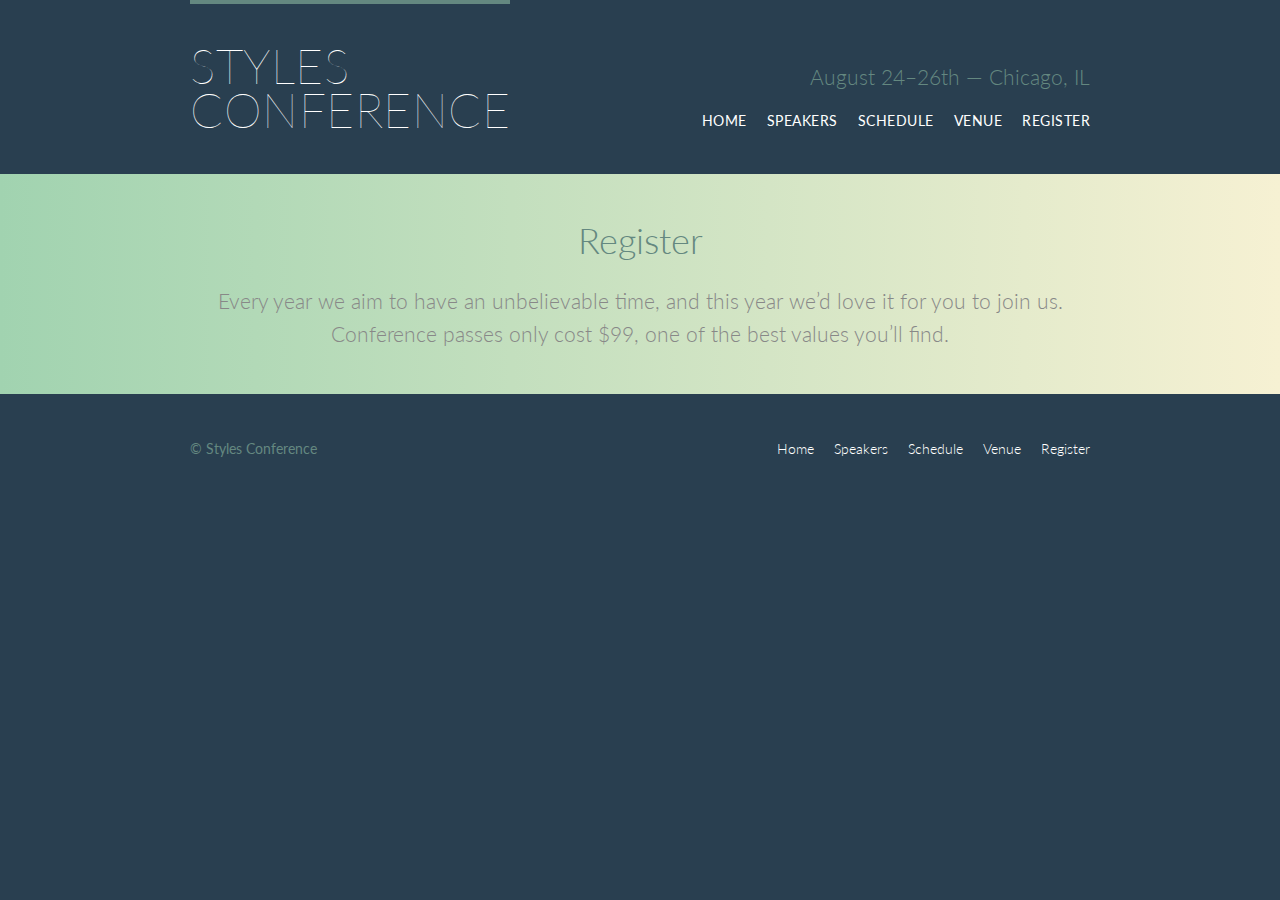
<file: register.html>
<!DOCTYPE html>
<html lang="en">

  <head>
    <meta charset="utf-8">
    <title>Register - Styles Conference</title>
    <link rel="stylesheet" href="assets/stylesheets/main.css">
    <link rel="stylesheet" href="http://fonts.googleapis.com/css?family=Lato:100,300,400">
  </head>

  <body>

    <!-- Header -->

    <header class="primary-header container group">

      <h1 class="logo">
        <a href="index.html">Styles <br> Conference</a>
      </h1>

      <h3 class="tagline">August 24&ndash;26th &mdash; Chicago, IL</h3>

      <nav class="nav primary-nav">
        <ul>
          <li><a href="index.html">Home</a></li><!--
          --><li><a href="speakers.html">Speakers</a></li><!--
          --><li><a href="schedule.html">Schedule</a></li><!--
          --><li><a href="venue.html">Venue</a></li><!--
          --><li><a href="register.html">Register</a></li>
        </ul>
      </nav>

    </header>

    <!-- Lead -->

    <section class="row-alt">
      <div class="lead container">

        <h1>Register</h1>

        <p>Every year we aim to have an unbelievable time, and this year we&#8217;d love it for you to join us. Conference passes only cost $99, one of the best values you&#8217;ll find.</p>

      </div>
    </section>

    <!-- Footer -->

    <footer class="primary-footer container group">

      <small>&copy; Styles Conference</small>

      <nav class="nav">
        <ul>
          <li><a href="index.html">Home</a></li><!--
          --><li><a href="speakers.html">Speakers</a></li><!--
          --><li><a href="schedule.html">Schedule</a></li><!--
          --><li><a href="venue.html">Venue</a></li><!--
          --><li><a href="register.html">Register</a></li>
        </ul>
      </nav>

    </footer>

  </body>
</html>
</file>
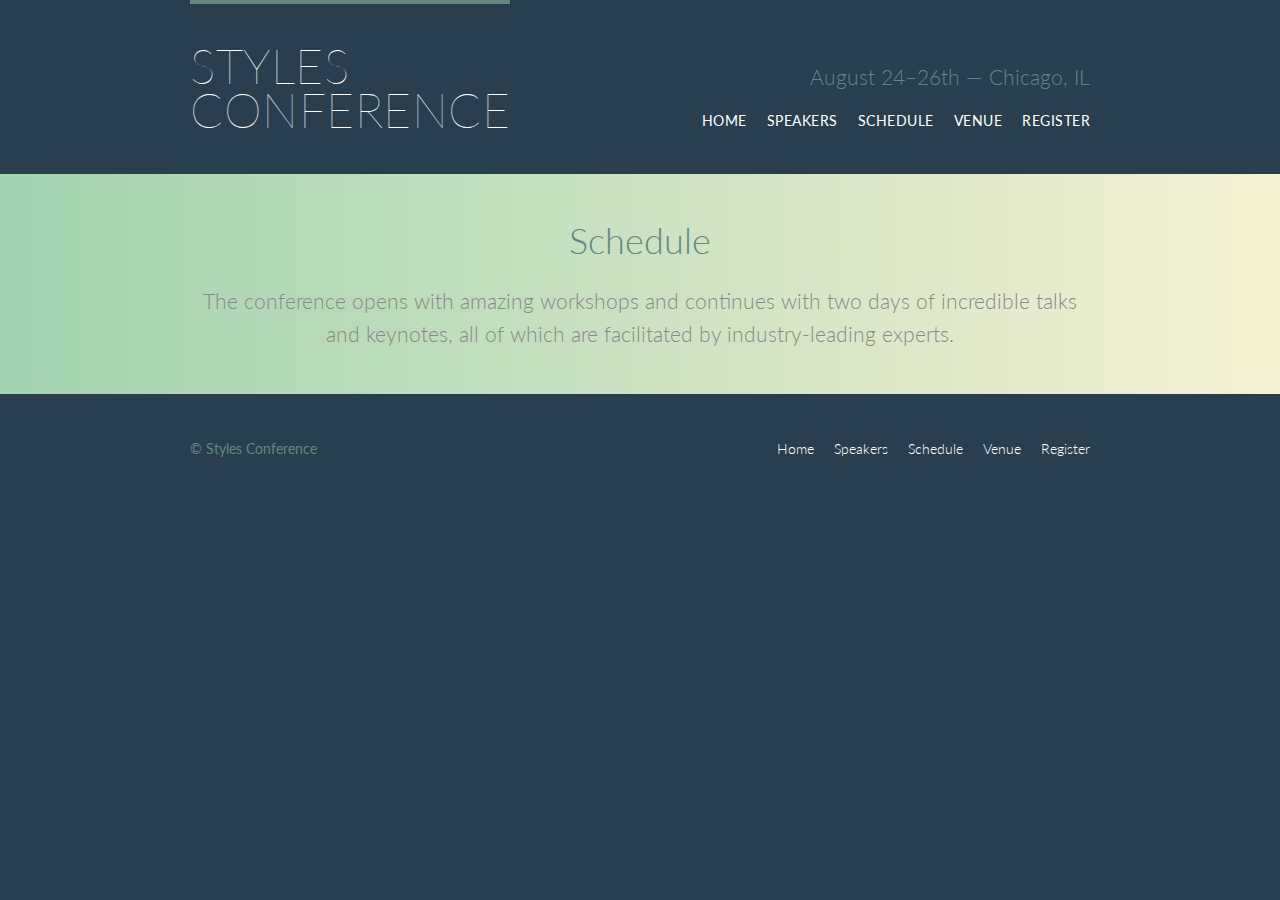
<file: schedule.html>
<!DOCTYPE html>
<html lang="en">

  <head>
    <meta charset="utf-8">
    <title>Schedule - Styles Conference</title>
    <link rel="stylesheet" href="assets/stylesheets/main.css">
    <link rel="stylesheet" href="http://fonts.googleapis.com/css?family=Lato:100,300,400">
  </head>

  <body>

    <!-- Header -->

    <header class="primary-header container group">

      <h1 class="logo">
        <a href="index.html">Styles <br> Conference</a>
      </h1>

      <h3 class="tagline">August 24&ndash;26th &mdash; Chicago, IL</h3>

      <nav class="nav primary-nav">
        <ul>
          <li><a href="index.html">Home</a></li><!--
          --><li><a href="speakers.html">Speakers</a></li><!--
          --><li><a href="schedule.html">Schedule</a></li><!--
          --><li><a href="venue.html">Venue</a></li><!--
          --><li><a href="register.html">Register</a></li>
        </ul>
      </nav>

    </header>

    <!-- Lead -->

    <section class="row-alt">
      <div class="lead container">

        <h1>Schedule</h1>

        <p>The conference opens with amazing workshops and continues with two days of incredible talks and keynotes, all of which are facilitated by industry-leading experts.</p>

      </div>
    </section>

    <!-- Footer -->

    <footer class="primary-footer container group">

      <small>&copy; Styles Conference</small>

      <nav class="nav">
        <ul>
          <li><a href="index.html">Home</a></li><!--
          --><li><a href="speakers.html">Speakers</a></li><!--
          --><li><a href="schedule.html">Schedule</a></li><!--
          --><li><a href="venue.html">Venue</a></li><!--
          --><li><a href="register.html">Register</a></li>
        </ul>
      </nav>

    </footer>

  </body>
</html>
</file>
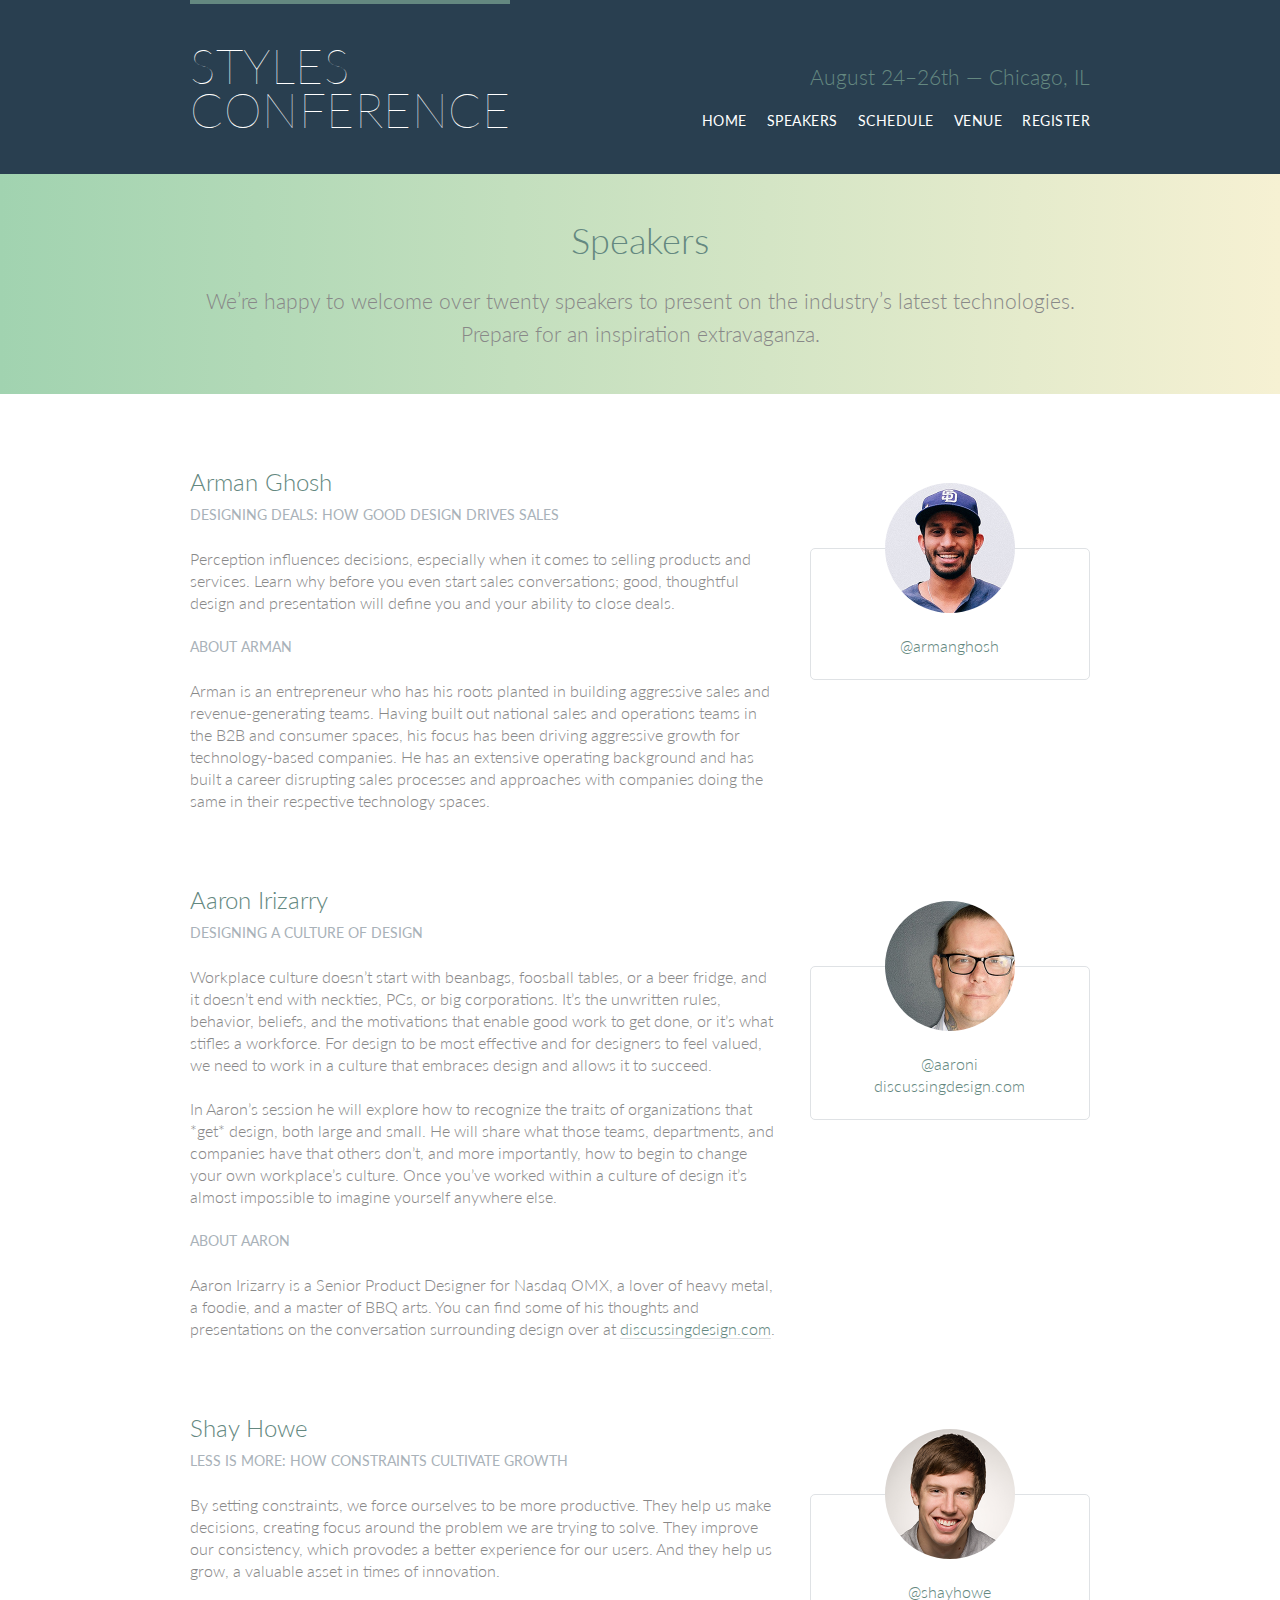
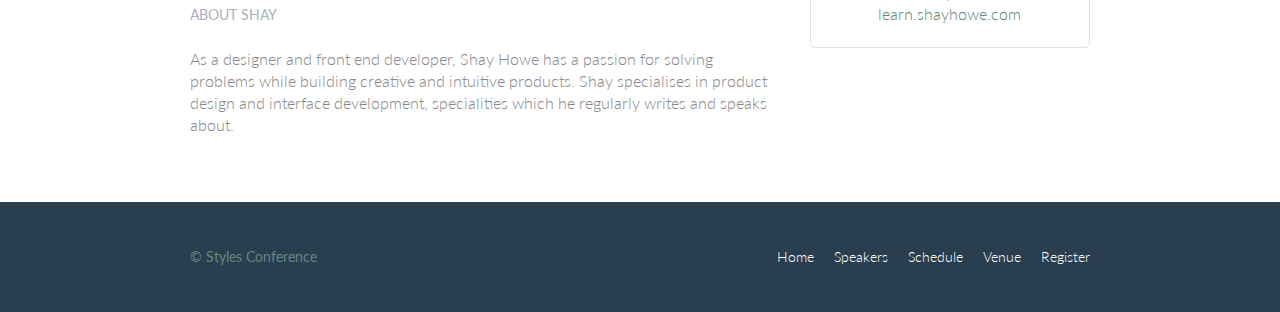
<file: speakers.html>
<!DOCTYPE html>
<html lang="en">

  <head>
    <meta charset="utf-8">
    <title>Speakers - Styles Conference</title>
    <link rel="stylesheet" href="assets/stylesheets/main.css">
    <link rel="stylesheet" href="http://fonts.googleapis.com/css?family=Lato:100,300,400">
  </head>

  <body>

    <!-- Header -->

    <header class="primary-header container group">

      <h1 class="logo">
        <a href="index.html">Styles <br> Conference</a>
      </h1>

      <h3 class="tagline">August 24&ndash;26th &mdash; Chicago, IL</h3>

      <nav class="nav primary-nav">
        <ul>
          <li><a href="index.html">Home</a></li><!--
          --><li><a href="speakers.html">Speakers</a></li><!--
          --><li><a href="schedule.html">Schedule</a></li><!--
          --><li><a href="venue.html">Venue</a></li><!--
          --><li><a href="register.html">Register</a></li>
        </ul>
      </nav>

    </header>

    <!-- Lead -->

    <section class="row-alt">
      <div class="lead container">

        <h1>Speakers</h1>

        <p>We&#8217;re happy to welcome over twenty speakers to present on the industry&#8217;s latest technologies. Prepare for an inspiration extravaganza.</p>

      </div>
    </section>
    <section class="row">
      <div class="grid">
        <section class="speaker" id="arman-ghosh">
          <div class="col-2-3">
            <h2>Arman Ghosh</h2>
            <h5>Designing Deals: How Good Design Drives Sales</h5>
            <p>Perception influences decisions, especially when it comes to selling products and services. Learn why before you even start sales conversations; good, thoughtful design and presentation will define you and your ability to close deals.</p>
            <h5>About Arman</h5>
            <p>Arman is an entrepreneur who has his roots planted in building aggressive sales and revenue-generating teams. Having built out national sales and operations teams in the B2B and consumer spaces, his focus has been driving aggressive growth for technology-based companies. He has an extensive operating background and has built a career disrupting sales processes and approaches with companies doing the same in their respective technology spaces.</p>
          </div><aside class="col-1-3">
            <div class="speaker-info">
              <img src="assets/Images/speakers/arman-ghosh.jpg">
              <ul>
                <li><a href="https://twitter.com/armanghosh">@armanghosh</a></li>
              </ul>
            </div>
          </aside>
        </section>
        <section class="speaker" id="aaron-irizarry">
          <div class="col-2-3">
            <h2>Aaron Irizarry</h2>
            <h5>Designing a Culture of Design</h5>
            <p>Workplace culture doesn&#8217;t start with beanbags, foosball tables, or a beer fridge, and it doesn&#8217;t end with neckties, PCs, or big corporations. It&#8217;s the unwritten rules, behavior, beliefs, and the motivations that enable good work to get done, or it&#8217;s what stifles a workforce. For design to be most effective and for designers to feel valued, we need to work in a culture that embraces design and allows it to succeed.</p>
            <p>In Aaron&#8217;s session he will explore how to recognize the traits of organizations that *get* design, both large and small. He will share what those teams, departments, and companies have that others don&#8217;t, and more importantly, how to begin to change your own workplace&#8217;s culture. Once you&#8217;ve worked within a culture of design it&#8217;s almost impossible to imagine yourself anywhere else.</p>
            <h5>About Aaron</h5>
            <p>Aaron Irizarry is a Senior Product Designer for Nasdaq OMX, a lover of heavy metal, a foodie, and a master of BBQ arts. You can find some of his thoughts and presentations on the conversation surrounding design over at <a href="http://www.discussingdesign.com/">discussingdesign.com</a>.</p>
          </div><aside class="col-1-3">
            <div class="speaker-info">
             <img src="assets/Images/speakers/aaron-irizarry.jpg">
              <ul>
                <li><a href="https://twitter.com/aaroni">@aaroni</a></li>
                <li><a href="http://www.discussingdesign.com/">discussingdesign.com</a></li>
              </ul>
            </div>
          </aside>
        </section>

          <section id="shay-howe">
            <div class="col-2-3">
              <h2>Shay Howe</h2>
              <h5>Less Is More: How Constraints Cultivate Growth</h5>
              <p>By setting constraints, we force ourselves to be more productive. They help us make decisions, creating focus around the problem we are trying to solve. They improve our consistency, which provodes a better experience for our users. And they help us grow, a valuable asset in times of innovation.</p>
              <h5>About Shay</h5>
              <p>As a designer and front end developer, Shay Howe has a passion for solving problems while building creative and intuitive products. Shay specialises in product design and interface development, specialities which he regularly writes and speaks about.</p>
            </div><!---
            ---><aside class="col-1-3">
                <div class="speaker-info">
                  <img src="assets/Images/speakers/shay-howe.jpg">
                  <ul>
                    <li><a href="https://twitter.com/shayhowe">@shayhowe</a></li>
                    <li><a href="https://learn.shayhowe.com">learn.shayhowe.com</a></li>
                  </ul>
                </div>
            </aside>
          </section>
      </div>
    </section>

    <!-- Footer -->

    <footer class="primary-footer container group">

      <small>&copy; Styles Conference</small>

      <nav class="nav">
        <ul>
          <li><a href="index.html">Home</a></li><!--
          --><li><a href="speakers.html">Speakers</a></li><!--
          --><li><a href="schedule.html">Schedule</a></li><!--
          --><li><a href="venue.html">Venue</a></li><!--
          --><li><a href="register.html">Register</a></li>
        </ul>
      </nav>

    </footer>

  </body>
</html>
</file>
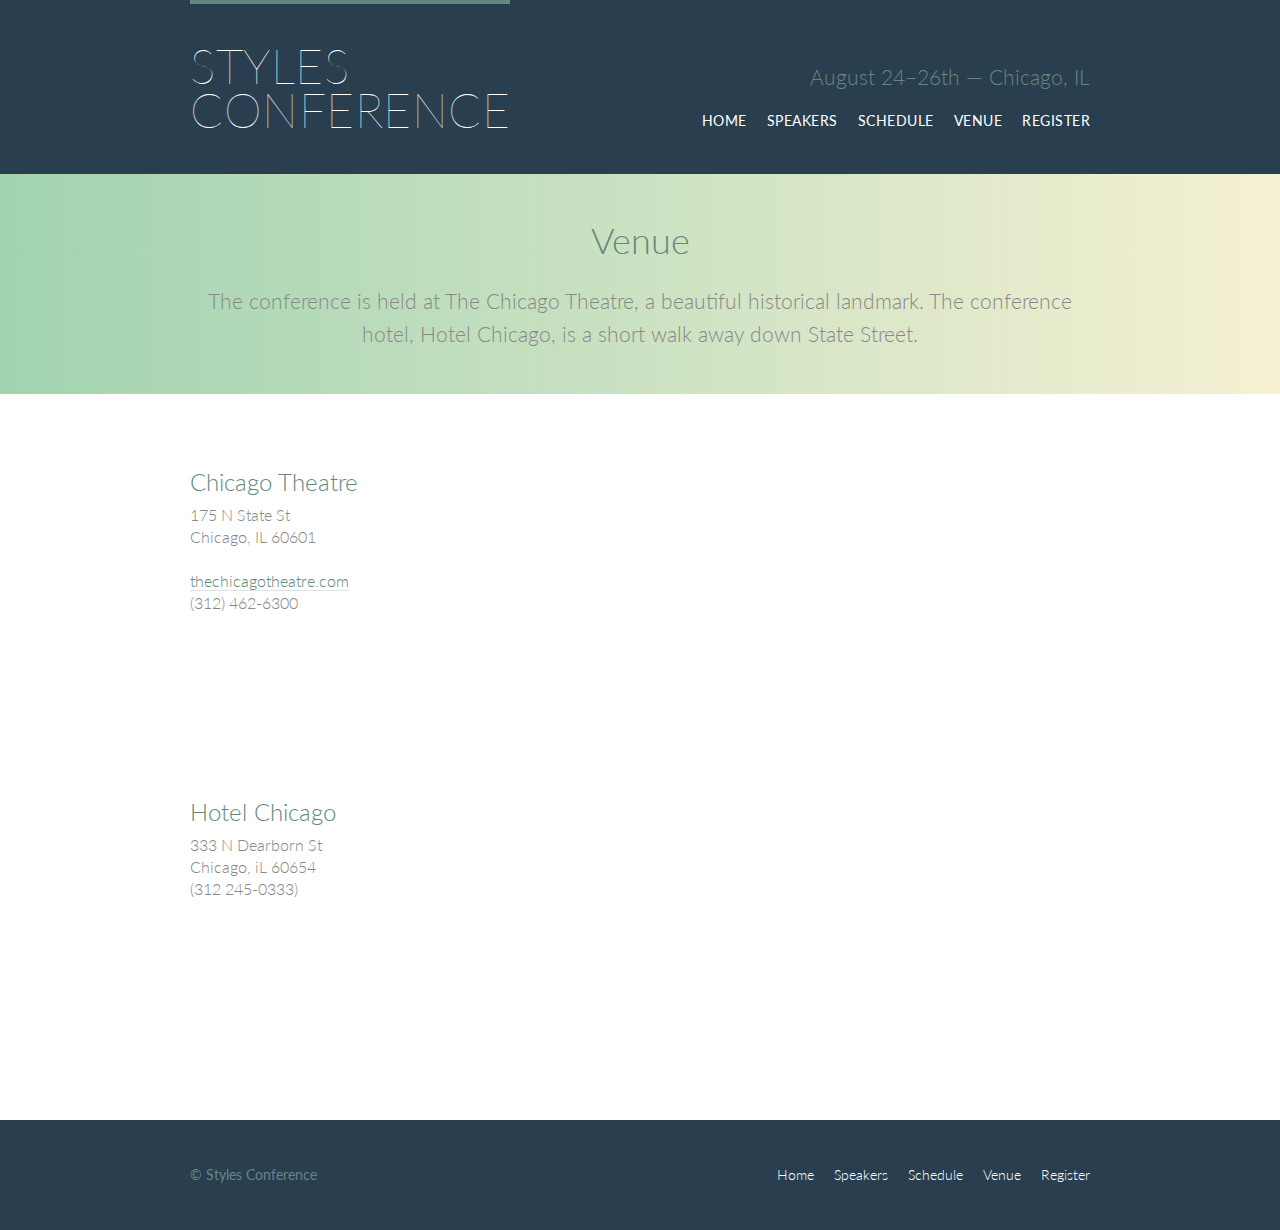
<file: venue.html>
<!DOCTYPE html>
<html lang="en">

  <head>
    <meta charset="utf-8">
    <title>Venue - Styles Conference</title>
    <link rel="stylesheet" href="assets/stylesheets/main.css">
    <link rel="stylesheet" href="http://fonts.googleapis.com/css?family=Lato:100,300,400">
  </head>

  <body>

    <!-- Header -->

    <header class="primary-header container group">

      <h1 class="logo">
        <a href="index.html">Styles <br> Conference</a>
      </h1>

      <h3 class="tagline">August 24&ndash;26th &mdash; Chicago, IL</h3>

      <nav class="nav primary-nav">
        <ul>
          <li><a href="index.html">Home</a></li><!--
          --><li><a href="speakers.html">Speakers</a></li><!--
          --><li><a href="schedule.html">Schedule</a></li><!--
          --><li><a href="venue.html">Venue</a></li><!--
          --><li><a href="register.html">Register</a></li>
        </ul>
      </nav>

    </header>

    <!-- Lead -->

    <section class="row-alt">
      <div class="lead container">

        <h1>Venue</h1>

        <p>The conference is held at The Chicago Theatre, a beautiful historical landmark. The conference hotel, Hotel Chicago, is a short walk away down State Street.</p>

      </div>
    </section>
    <section class="row">
      <div class="grid">
        <section class="venue-theatre">
            <div class="col-1-3">
            <h2>Chicago Theatre</h2>
            <p>175 N State St <br> Chicago, IL 60601</p>
            <p><a href="http://www.thechicagotheatre.com">thechicagotheatre.com</a> <br> (312) 462-6300</p>
            </div><!---
              ---><iframe class="venue-map col-2-3" src="https://www.google.com/maps/embed?pb=!1m5!3m3!1m2!1s0x880e2ca55810a493%3A0x4700ddf60fcbfad6!2schicago+theatre!5e0!3m2!1sen!2sus!4v1388701393606"></iframe>
        </section>
        <section class="venue-hotel">
        <div class="col-1-3">
          <h2>Hotel Chicago</h2>
          <p>333 N Dearborn St <br> Chicago, iL 60654 <a href="http://www.thehotelchicago.com"></a><br> (312 245-0333)</p>
        </div><!----
          ----><iframe class="venue-map col-2-3" src="https://www.google.com/maps/embed?pb=!1m5!3m3!1m2!1s0x880e2ca55810a493%3A0x4700ddf60fcbfad6!2schicago+theatre!5e0!3m2!1sen!2sus!4v1388701393606"></iframe>
        </section>
      </div>
    </section>
    <!-- Footer -->

    <footer class="primary-footer container group">

      <small>&copy; Styles Conference</small>

      <nav class="nav">
        <ul>
          <li><a href="index.html">Home</a></li><!--
          --><li><a href="speakers.html">Speakers</a></li><!--
          --><li><a href="schedule.html">Schedule</a></li><!--
          --><li><a href="venue.html">Venue</a></li><!--
          --><li><a href="register.html">Register</a></li>
        </ul>
      </nav>

    </footer>

  </body>
</html>
</file>
<file: assets/stylesheets/main.css>
/* http://meyerweb.com/eric/tools/css/reset/ 2. v2.0 | 20110126
  License: none (public domain)
*/

html, body, div, span, applet, object, iframe,
h1, h2, h3, h4, h5, h6, p, blockquote, pre,
a, abbr, acronym, address, big, cite, code,
del, dfn, em, img, ins, kbd, q, s, samp,
small, strike, strong, sub, sup, tt, var,
b, u, i, center,
dl, dt, dd, ol, ul, li,
fieldset, form, label, legend,
table, caption, tbody, tfoot, thead, tr, th, td,
article, aside, canvas, details, embed,
figure, figcaption, footer, header, hgroup,
menu, nav, output, ruby, section, summary,
time, mark, audio, video {
  margin: 0;
  padding: 0;
  border: 0;
  font-size: 100%;
  font: inherit;
  vertical-align: baseline;
}
/* HTML5 display-role reset for older browsers */
article, aside, details, figcaption, figure,
footer, header, hgroup, menu, nav, section {
  display: block;
}
body {
  line-height: 1;
}
ol, ul {
  list-style: none;
}
blockquote, q {
  quotes: none;
}
blockquote:before, blockquote:after,
q:before, q:after {
  content: '';
  content: none;
}
table {
  border-collapse: collapse;
  border-spacing: 0;
}
/*
=========================================
Grid
=========================================
*/
*,
*:before,
*:after{
  -webkit-box-sizing: border-box;
  -moz-box-sizing: border-box;
  box-sizing: border-box;
}
.container{
  width: 960px;
  padding-left: 30px;
  padding-right: 30px;
  margin: 0 auto;
}

/*
=============================================
Typography
=============================================
*/
h1,h3,h4,h5,p{
  margin-bottom: 22px;
}

/*
===============================================
Buttons
===============================================
*/
.btn{
  border-radius: 5px;
  color: #fff;
  cursor: pointer;
  display: inline-block;
  font-weight: 440;
  letter-spacing: .5px;
  margin: 0;
  text-transform: uppercase;
}
.btn-alt{
  border: 1px solid #fff;
  padding: 10px 30px;
}
.btn-alt:hover{
  background: #fff;
  color: #648880;
}

/*
=================================================
Home
=================================================
*/
.hero{
  color: #fff;
  padding: 22px 80px 66px 80px;
  line-height: 44px;
  text-align: center;
}
.hero h2{
  font-size: 36px;
}
.hero p{
  font-size: 24px;
  font-weight: 100;
}

/*
==========================================================
Clearfix
==========================================================
*/
.group:before,
.group:after{
  content: "";
  display: table;
}
.group:after{
  clear: both;
}
.group{
  clear:both;
  *zoom: 1;
}
/*
==================================================
Primary header
==================================================
*/
.logo{
  border-top:4px solid #648880;
  float: left;
  font-size: 48px;
  font-weight: 100;
  letter-spacing: .5px;
  line-height: 44px;
  padding: 40px 0 20px 0;
  text-transform: uppercase;
}
.primary-header a,
.primary-footer a{
  color: #fff;
}
.primary-header a:hover,
.primary-footer a:hover{
  color: #648880;
}
/*
=========================================================
Primary footer
=========================================================
*/
.primary-footer small{
  float: left;
  font-weight: 400;
}
.primary-footer{
  padding-bottom: 44px;
  padding-top: 44px;
  font-size: 14px;
  color: #648880;
}

/*
==========================================================
Teasers
==========================================================
*/
.col-1-3{
  width: 33.33%;
}
.col-2-3{
  width: 66.66%;
}
.col-1-3,
.col-2-3{
  display: inline-block;
  vertical-align: top;
}
.grid,
.col-1-3,
.col-2-3{
  padding-left: 15px;
  padding-right: 15px;
}
.container,
.grid{
  margin: 0 auto;
  width: 960px;
}
.container{
  padding-left: 30px;
  padding-right: 30px;
}
.teaser img{
  border-radius: 5px;
  display: block;
  margin-bottom: 22px;
  max-width: 100%;
}
/*
==============================================================
Custom styles
==============================================================
*/
body{
  background: #293f50;
  color: #888;
  font: 300 16px/22px "Lato", "Open Sans", "Helvetica Neue", Helvetica, Arial, sans-serif;
}
h1,h2,h3,h4{
  color:#648880;
}
h1{
  font-size: 36px;
  line-height: 44px;
}
h2{
  font-size: 24px;
  line-height: 44px;
}
h3{
  font-size: 21px;
}
h4{
  font-size: 18px;
}
h5{
  color: #a9b2b9;
  font-size: 14px;
  font-weight: 400;
  text-transform: uppercase;
}
strong{
  font-weight: 400;
}
cite,em{
  font-style: italic;
}
/*
=========================================
Links
=========================================
*/
a:hover{
  color: #a9b2b9;
}
a{
  color: #648880;
  text-decoration: none;
}
.tagline{
  margin: 66px 0 22px 0;
  text-align: right;
}
.primary-nav{
  font-size: 14px;
  font-weight: 400;
  letter-spacing: .5px;
  text-transform: uppercase;
}

.teaser a:hover h3{
  color: #a9b2b9;
}

p a{
  border-bottom: 1px solid #dfe2e5;
}

/*
======================================
Navigation
======================================
*/
.nav{
  text-align: right;
}
.nav li{
  display: inline-block;
  margin: 0 10px;
  vertical-align: top;
}
.nav li:last-child{
  margin-right: 0;
}
/*
==================================================
Rows
==================================================
*/
.row{
  min-width: 960px;
  padding: 66px 0 44px 0;
  background: #fff;
}
.row,
.row-alt{
  min-width: 960px;
}
.row-alt{
  background: #cbe2c1;
  background: -webkit-linear-gradient(to right,#a1d3b0,#f6f1d3);
  background: -moz-linear-gradient(to right,#a1d3b0,#f6f1d3);
  background: linear-gradient(to right,#a1d3b0,#f6f1d3);
  padding: 44px 0 22px 0;
}
/*
=====================================================================
Leads
=====================================================================
*/
.lead{
  text-align: center;
}
.lead p{
  font-size: 21px;
  line-height: 33px;
}
/*
==============================================================
speakers
==============================================================
*/
.speaker-info{
  border: 1px solid #dfe2e5;
  border-radius: 5px;
  margin-top: 88px;
  padding-bottom: 22px;
  text-align: center;
}
.speaker{
  margin-bottom: 44px;
}
.speaker-info img{
  border-radius: 50%;
  height: 130px;
  margin: -66px 0 22px 0;
  vertical-align: top;
}
/*
================================================
venue
================================================
*/
.venue-theatre{
  margin-bottom: 66px;
}
.venue-hotel{
  margin-bottom: 22px;
}
.venue-map{
  height: 264px;
}
</file>
